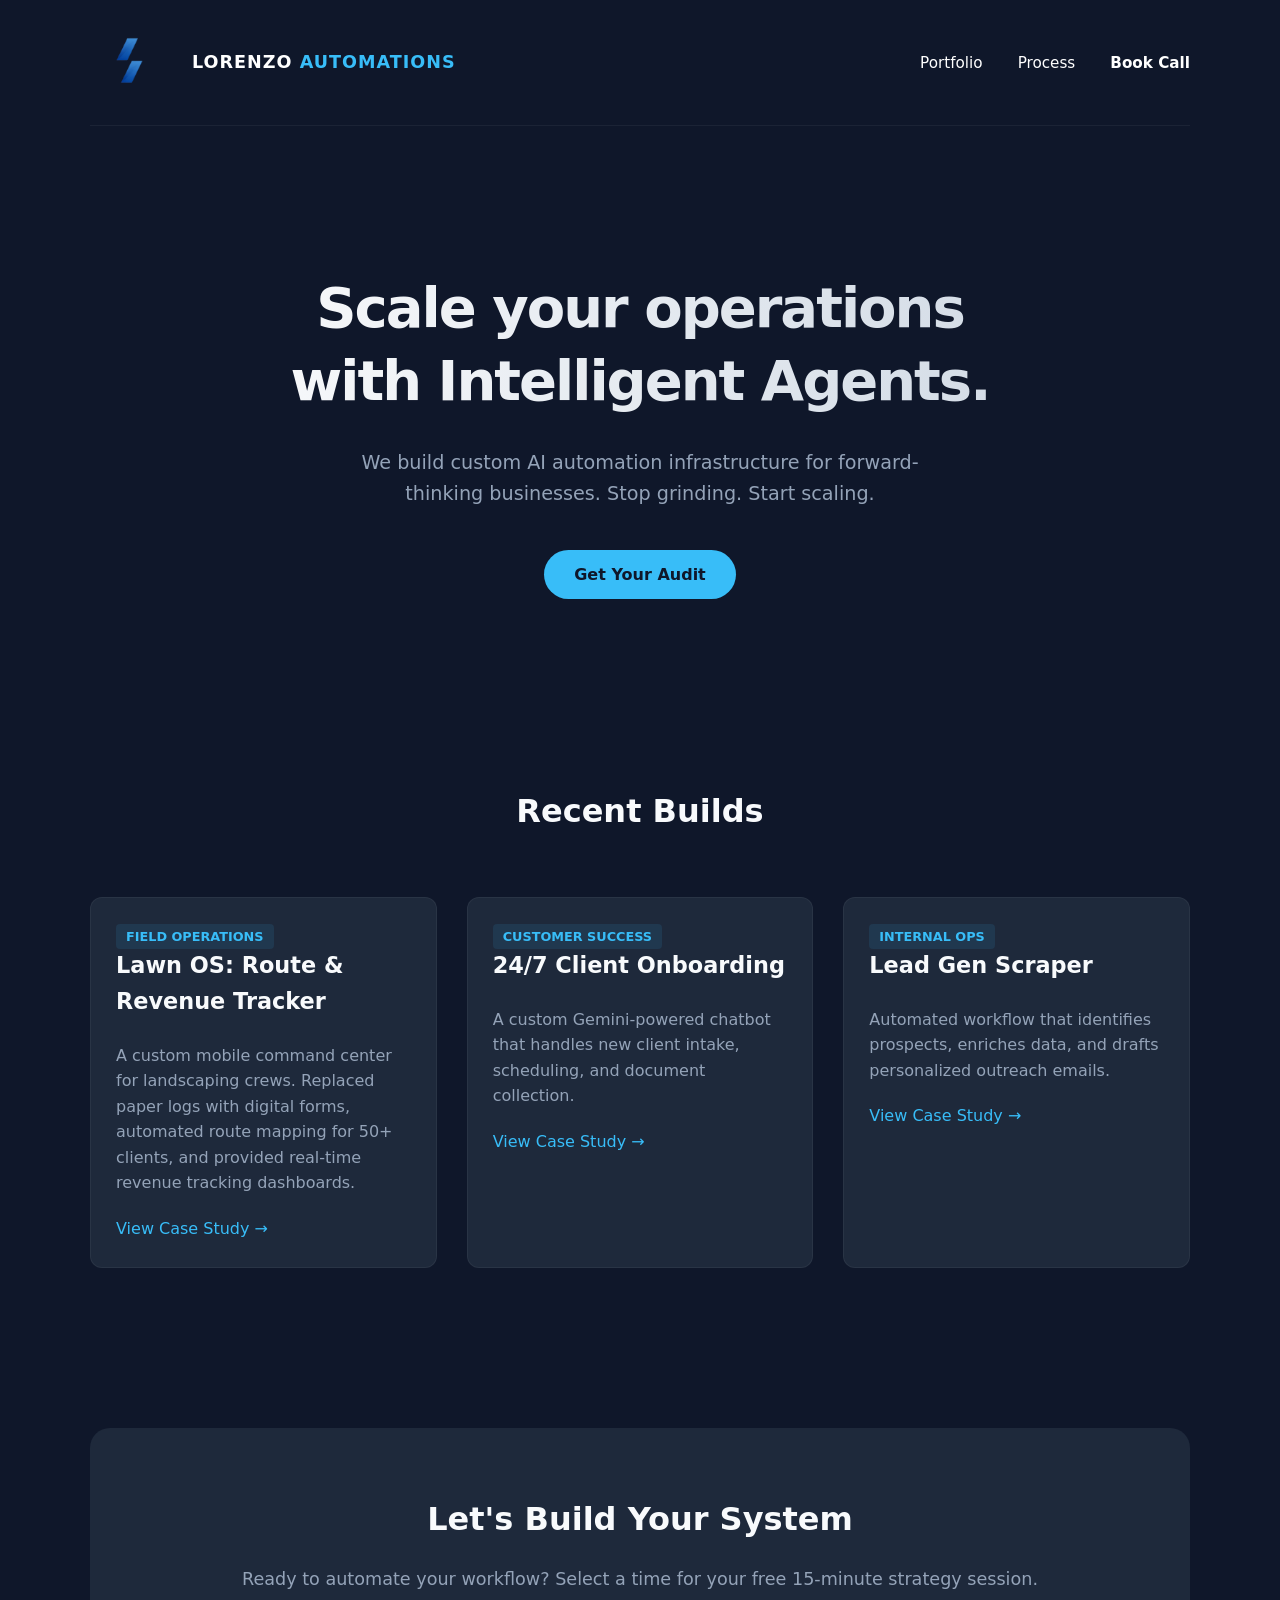
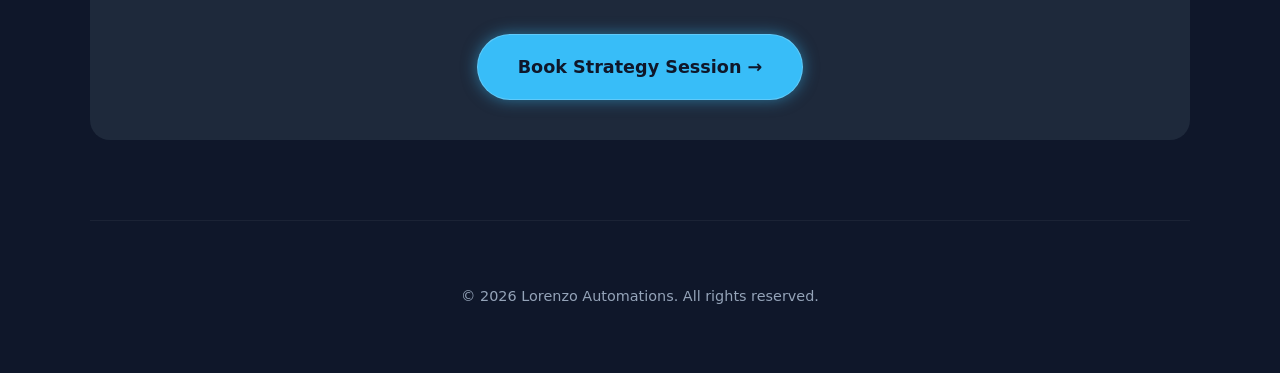
<file: index.html>
<!DOCTYPE html>
<html lang="en">
<head>
    <meta charset="UTF-8">
    <meta name="viewport" content="width=device-width, initial-scale=1.0">
    <title>Lorenzo Automations | AI Consulting</title>
    <style>
        /* --- MODERN CLEAN AESTHETIC --- */
        :root {
            --bg-color: #0f172a; /* Deep Slate Blue (Cleaner than pure black) */
            --card-bg: #1e293b;
            --text-primary: #f8fafc;
            --text-secondary: #94a3b8;
            --accent: #38bdf8; /* Electric Blue */
            --accent-hover: #0ea5e9;
            /* 1. FIX THE NAV LINKS (Force White) */
.nav-links a {
    color: #ffffff !important; /* Forces white even if visited */
    text-decoration: none;
    margin-left: 30px;
    font-size: 0.95rem;
    font-weight: 500;
    transition: color 0.3s;
}
/* 1. FIX THE NAV LINKS (Force White) */
.nav-links a {
    color: #ffffff !important; /* Forces white even if visited */
    text-decoration: none;
    margin-left: 30px;
    font-size: 0.95rem;
    font-weight: 500;
    transition: color 0.3s;
}

.nav-links a:hover {
    color: var(--accent) !important; /* Blue on hover */
}

/* 2. STYLE THE NEW TEXT LOGO Area */
.logo-area {
    display: flex;
    align-items: center;
    gap: 12px; /* Space between Icon and Text */
    cursor: default;
}

.logo-text {
    font-weight: 800; /* Extra Bold */
    font-size: 1.1rem; /* Readable size */
    color: #ffffff;
    letter-spacing: 1px;
    text-transform: uppercase;
}

/* FINAL LOGO FIX */
.logo-img {
    height: 75px;              /* Much bigger (was 55px) */
    width: auto;               /* Keeps the aspect ratio */
    background: transparent !important; /* FORCES the box to disappear */
    padding: 0 !important;     /* Removes any padding inside the box */
    margin-right: 15px;        /* Adds space between logo and text */
    vertical-align: middle;    
    border-radius: 0;          
    box-shadow: none !important; /* Removes any shadow/outline */
    transform: scale(1.2);     /* Zooms in slightly on the dashes */
}
.nav-links a:hover {
    color: var(--accent) !important; /* Blue on hover */
}

/* 2. STYLE THE NEW TEXT LOGO */
.logo-area {
    display: flex;
    align-items: center;
    gap: 12px; /* Space between Icon and Text */
    cursor: default;
}

.logo-text {
    font-weight: 800; /* Extra Bold */
    font-size: 1.1rem; /* Readable size */
    color: #ffffff;
    letter-spacing: 1px;
    text-transform: uppercase;
}

        }

        body {
            font-family: 'Inter', system-ui, -apple-system, sans-serif; /* Clean, modern font */
            background-color: var(--bg-color);
            color: var(--text-primary);
            margin: 0;
            padding: 0;
            line-height: 1.6;
            scroll-behavior: smooth;
        }

        /* Container */
        .container {
            max-width: 1100px;
            margin: 0 auto;
            padding: 0 20px;
        }

        /* Navigation */
        nav {
            display: flex;
            justify-content: space-between;
            align-items: center;
            padding: 20px 0;
            border-bottom: 1px solid rgba(255,255,255,0.1);
        }

        .logo-area {
            display: flex;
            align-items: center;
            gap: 15px;
            font-weight: 700;
            font-size: 1.2rem;
            letter-spacing: 1px;
        }

/* Update Nav to prevent overlapping */
nav {
    display: flex;
    justify-content: space-between;
    align-items: center;
    padding: 25px 0; /* More vertical space */
    border-bottom: 1px solid rgba(255,255,255,0.05);
}
}

        .nav-links a {
            color: var(--text-secondary);
            text-decoration: none;
            margin-left: 25px;
            font-size: 0.9rem;
            transition: color 0.3s;
        }

        .nav-links a:hover {
            color: var(--accent);
        }

        /* Hero Section */
        .hero {
            text-align: center;
            padding: 100px 0 80px;
        }

        h1 {
    font-size: 3.5rem;
    line-height: 1.3; /* Increased from 1.1 to let letters breathe */
    margin-bottom: 20px;
    letter-spacing: -2px;
    background: linear-gradient(to right, #fff, #cbd5e1);
    -webkit-background-clip: text;
    -webkit-text-fill-color: transparent;
    padding-bottom: 10px; /* Extra safety buffer for the "g" tails */
}

        .hero p {
            color: var(--text-secondary);
            font-size: 1.2rem;
            max-width: 600px;
            margin: 0 auto 40px;
        }

        .btn {
            background-color: var(--accent);
            color: #0f172a;
            padding: 12px 30px;
            border-radius: 50px;
            text-decoration: none;
            font-weight: 600;
            transition: transform 0.2s, background-color 0.2s;
            display: inline-block;
        }
/* Add this inside your <style> tags */
.btn-glow {
    background-color: var(--accent);
    box-shadow: 0 0 15px rgba(56, 189, 248, 0.5); /* Glowing effect */
    padding: 18px 40px; /* Bigger button */
    font-size: 1.1rem;
    border: 1px solid rgba(255,255,255,0.2);
}

.btn-glow:hover {
    box-shadow: 0 0 25px rgba(56, 189, 248, 0.8); /* Brighter glow on hover */
    transform: translateY(-3px);
}
       

        /* Sections General */
        section {
            padding: 80px 0;
        }

        .section-title {
            text-align: center;
            font-size: 2rem;
            margin-bottom: 60px;
        }

        /* Portfolio Grid */
        .portfolio-grid {
            display: grid;
            grid-template-columns: repeat(auto-fit, minmax(300px, 1fr));
            gap: 30px;
        }

        .project-card {
            background: var(--card-bg);
            border-radius: 12px;
            overflow: hidden;
            border: 1px solid rgba(255,255,255,0.05);
            transition: transform 0.3s;
        }

        .project-card:hover {
            transform: translateY(-5px);
            border-color: var(--accent);
        }

        .card-content {
            padding: 25px;
        }

        .card-content h3 {
            margin-top: 0;
            font-size: 1.4rem;
        }

        .tag {
            background: rgba(56, 189, 248, 0.1);
            color: var(--accent);
            padding: 5px 10px;
            border-radius: 4px;
            font-size: 0.8rem;
            text-transform: uppercase;
            font-weight: bold;
        }

        /* Booking Section */
        .booking-container {
            background: var(--card-bg);
            border-radius: 20px;
            padding: 40px;
            text-align: center;
        }

        /* Footer */
        footer {
            text-align: center;
            padding: 50px 0;
            color: var(--text-secondary);
            font-size: 0.9rem;
            border-top: 1px solid rgba(255,255,255,0.05);
        }
    </style>
</head>
<body>

    <div class="container">
        <nav>
            <div class="logo-area">
    <img src="images/logo-iconn.png" alt="Lorenzo Automations" class="logo-img">
    
    <span class="logo-text">LORENZO <span style="color:var(--accent);">AUTOMATIONS</span></span>
</div>
            <div class="nav-links">
                <a href="#work">Portfolio</a>
                <a href="#process">Process</a>
                <a href="#book" style="color: var(--accent); font-weight: bold;">Book Call</a>
            </div>
        </nav>

        <section class="hero">
            <h1>Scale your operations<br>with Intelligent Agents.</h1>
            <p>We build custom AI automation infrastructure for forward-thinking businesses. Stop grinding. Start scaling.</p>
            <a href="#book" class="btn">Get Your Audit</a>
        </section>

        <section id="work">
            <h2 class="section-title">Recent Builds</h2>
            <div class="portfolio-grid">
                <div class="project-card">
    <div class="card-content">
        <span class="tag">FIELD OPERATIONS</span>
        <h3>Lawn OS: Route & Revenue Tracker</h3>
        <p style="color: #94a3b8; margin-bottom: 20px;">
            A custom mobile command center for landscaping crews. 
            Replaced paper logs with digital forms, automated route mapping 
            for 50+ clients, and provided real-time revenue tracking dashboards.
        </p>
        <a href="lawn-os.html" style="color: var(--accent); text-decoration: none;">View Case Study →</a>
    </div>
</div>

                <div class="project-card">
                    <div class="card-content">
                        <span class="tag">Customer Success</span>
                        <h3>24/7 Client Onboarding</h3>
                        <p style="color: #94a3b8; margin-bottom: 20px;">
                            A custom Gemini-powered chatbot that handles new client intake, scheduling, and document collection.
                        </p>
                        <a href="#" style="color: var(--accent); text-decoration: none;">View Case Study →</a>
                    </div>
                </div>

                 <div class="project-card">
                    <div class="card-content">
                        <span class="tag">Internal Ops</span>
                        <h3>Lead Gen Scraper</h3>
                        <p style="color: #94a3b8; margin-bottom: 20px;">
                            Automated workflow that identifies prospects, enriches data, and drafts personalized outreach emails.
                        </p>
                        <a href="#" style="color: var(--accent); text-decoration: none;">View Case Study →</a>
                    </div>
                </div>
            </div>
        </section>

        <section id="book">
            <div class="booking-container">
    <h2 class="section-title" style="margin-bottom: 20px;">Let's Build Your System</h2>
    <p style="color: var(--text-secondary); margin-bottom: 40px; font-size: 1.1rem;">
        Ready to automate your workflow? Select a time for your free 15-minute strategy session.
    </p>
    
    <a href="https://calendly.com/daniel-lorenzo-ai/ai-automation-strategy-session" target="_blank" class="btn btn-glow">
        Book Strategy Session &rarr;
    </a>
</div>
        </section>

        <footer>
            <p>&copy; 2026 Lorenzo Automations. All rights reserved.</p>
        </footer>
    </div>

</body>
</html>
</file>
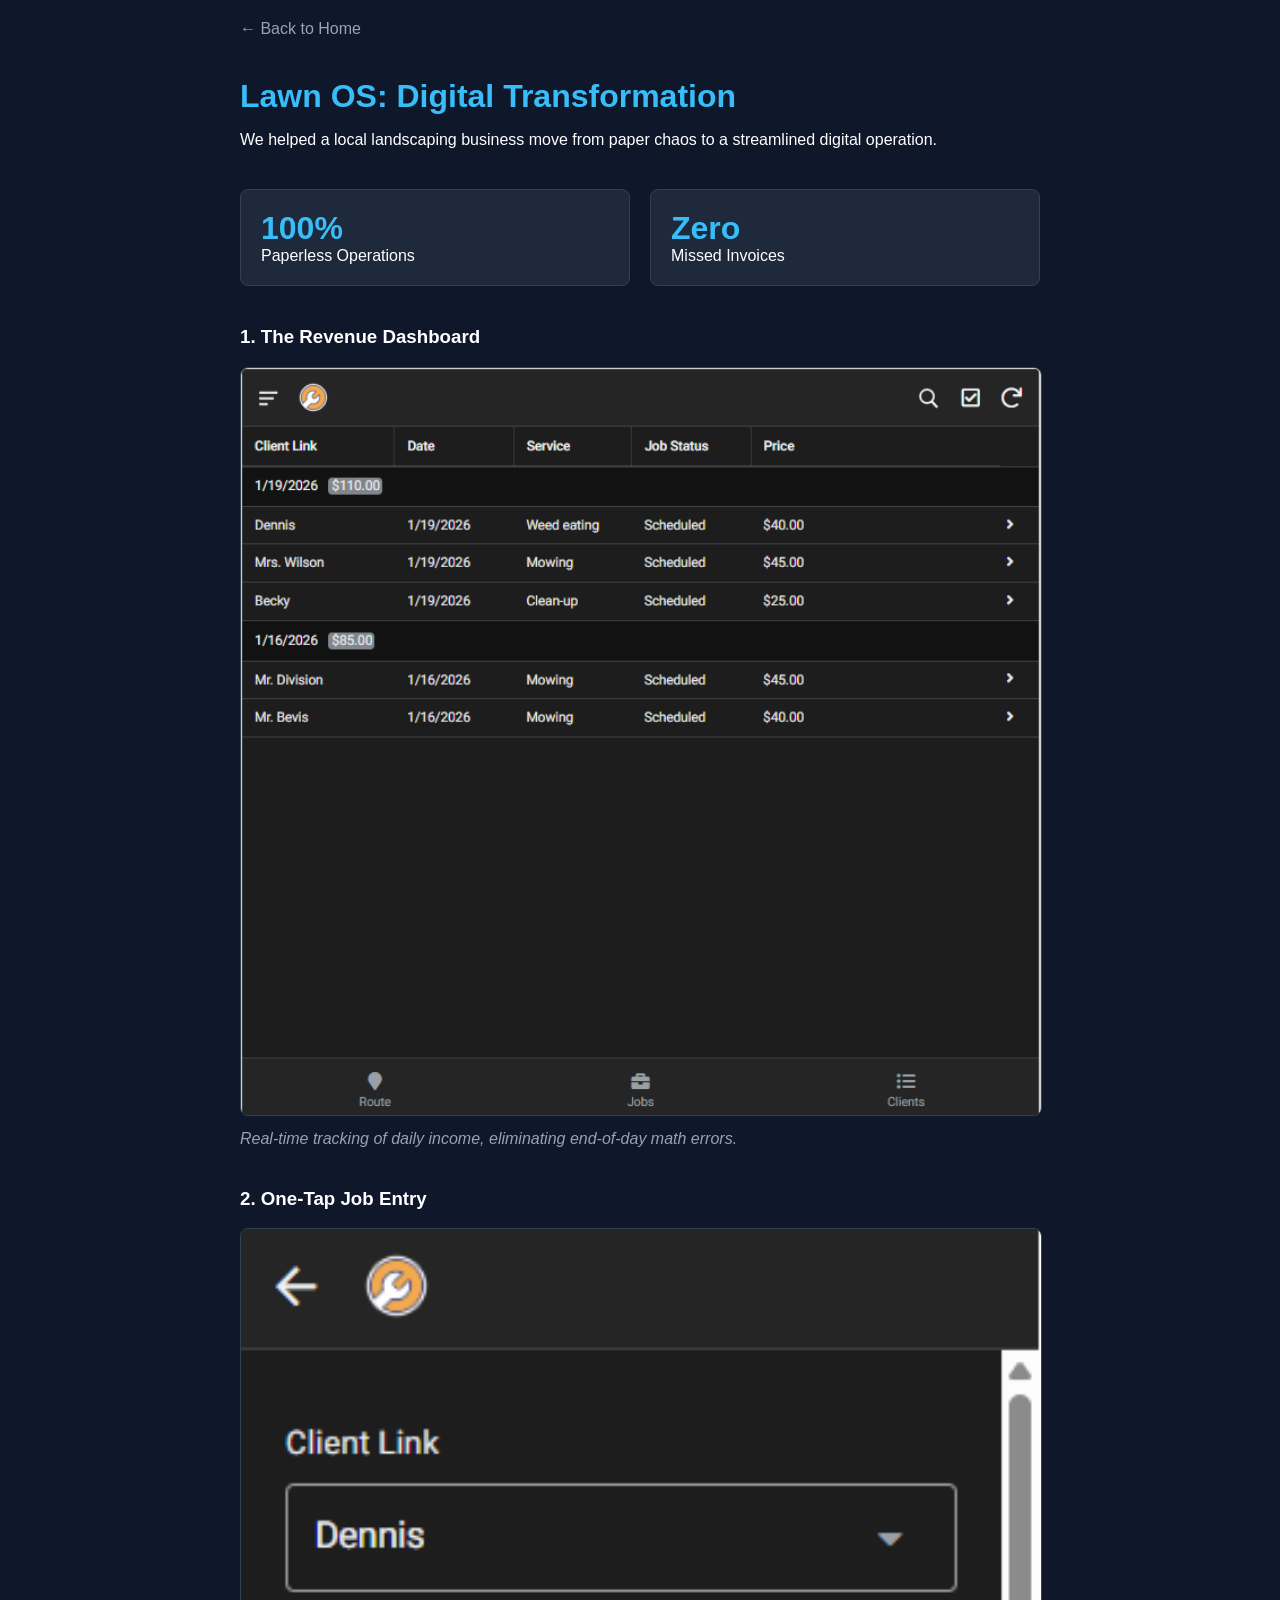
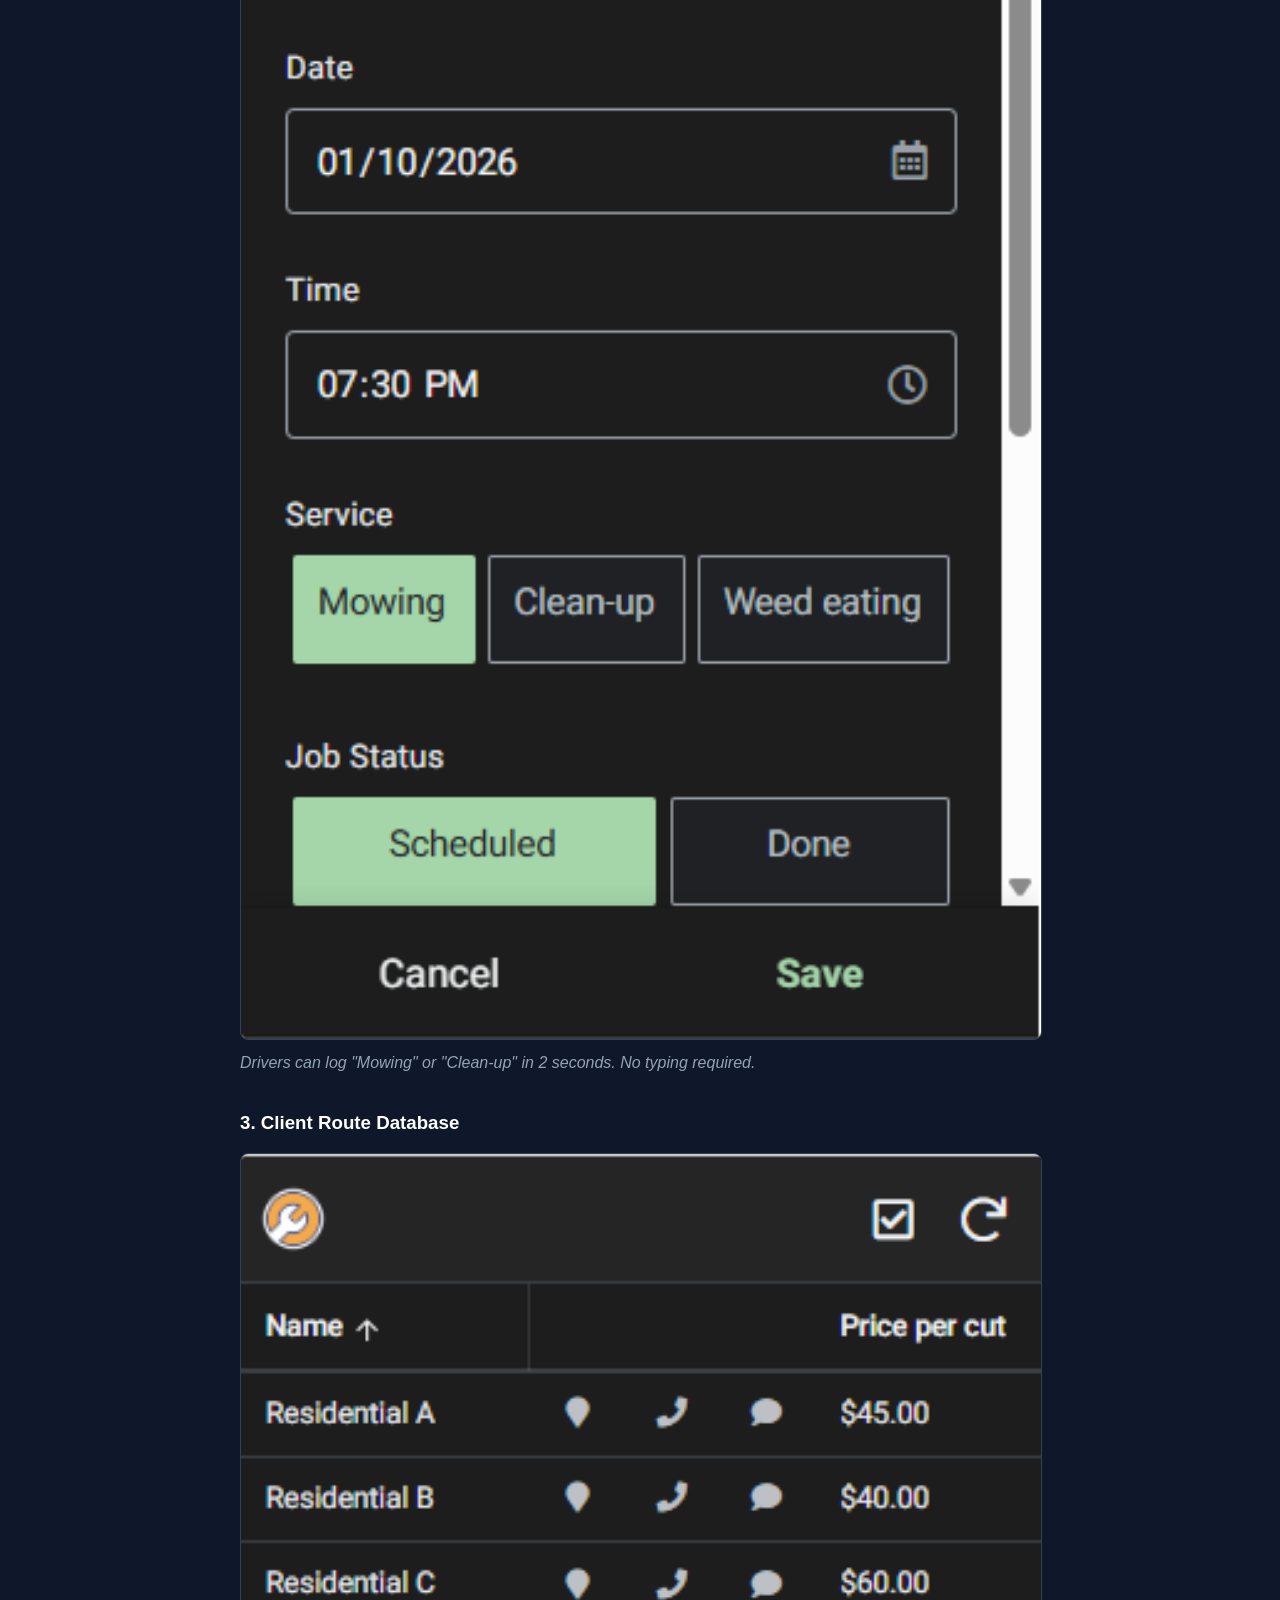
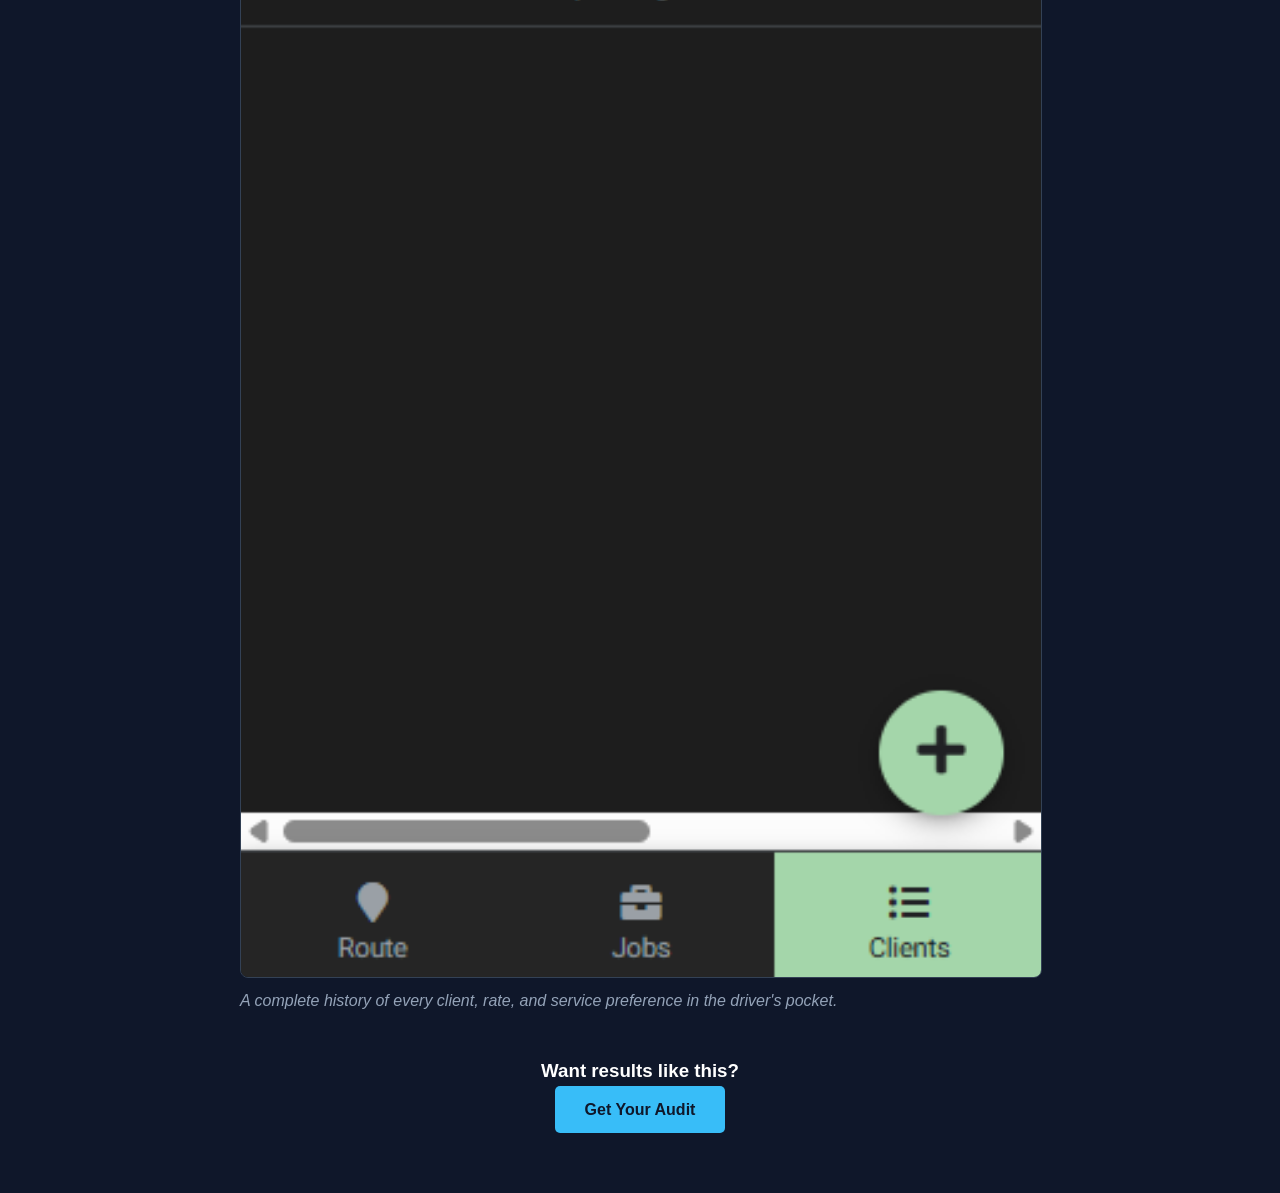
<file: lawn-os.html>
<!DOCTYPE html>
<html lang="en">
<head>
    <meta charset="UTF-8">
    <meta name="viewport" content="width=device-width, initial-scale=1.0">
    <title>Lawn OS Case Study | Lorenzo Automations</title>
    <style>
        body {
            background-color: #0f172a;
            color: #ffffff;
            font-family: sans-serif;
            max-width: 800px;
            margin: 0 auto;
            padding: 20px;
        }
        h1 { color: #38bdf8; margin-bottom: 10px; }
        .back-link { color: #94a3b8; text-decoration: none; margin-bottom: 40px; display: block; }
        .stat-grid { display: grid; grid-template-columns: 1fr 1fr; gap: 20px; margin: 40px 0; }
        .stat-box { background: #1e293b; padding: 20px; border-radius: 8px; border: 1px solid #334155; }
        .stat-number { font-size: 2em; font-weight: bold; color: #38bdf8; }
        .gallery img { width: 100%; border-radius: 8px; margin-bottom: 40px; border: 1px solid #334155; }
        .caption { color: #94a3b8; margin-top: -30px; margin-bottom: 40px; font-style: italic; }
    </style>
</head>
<body>

    <a href="index.html" class="back-link">← Back to Home</a>

    <h1>Lawn OS: Digital Transformation</h1>
    <p>We helped a local landscaping business move from paper chaos to a streamlined digital operation.</p>

    <div class="stat-grid">
        <div class="stat-box">
            <div class="stat-number">100%</div>
            <div>Paperless Operations</div>
        </div>
        <div class="stat-box">
            <div class="stat-number">Zero</div>
            <div>Missed Invoices</div>
        </div>
    </div>

    <div class="gallery">
        <h3>1. The Revenue Dashboard</h3>
        <img src="images/0f0051ec-0d42-4e1e-a1ef-1b766852b16c.png" alt="Revenue Dashboard">
        <p class="caption">Real-time tracking of daily income, eliminating end-of-day math errors.</p>

        <h3>2. One-Tap Job Entry</h3>
        <img src="images/app2.png" alt="Job Entry Form">
        <p class="caption">Drivers can log "Mowing" or "Clean-up" in 2 seconds. No typing required.</p>

        <h3>3. Client Route Database</h3>
        <img src="images/app.png" alt="Client Database">
        <p class="caption">A complete history of every client, rate, and service preference in the driver's pocket.</p>
    </div>

    <div style="text-align: center; margin-top: 50px;">
        <h3>Want results like this?</h3>
        <a href="mailto:your-email@gmail.com" style="background: #38bdf8; color: #0f172a; padding: 15px 30px; text-decoration: none; border-radius: 5px; font-weight: bold;">Get Your Audit</a>
    </div>

    <br><br><br>

</body>
</html>
</file>
